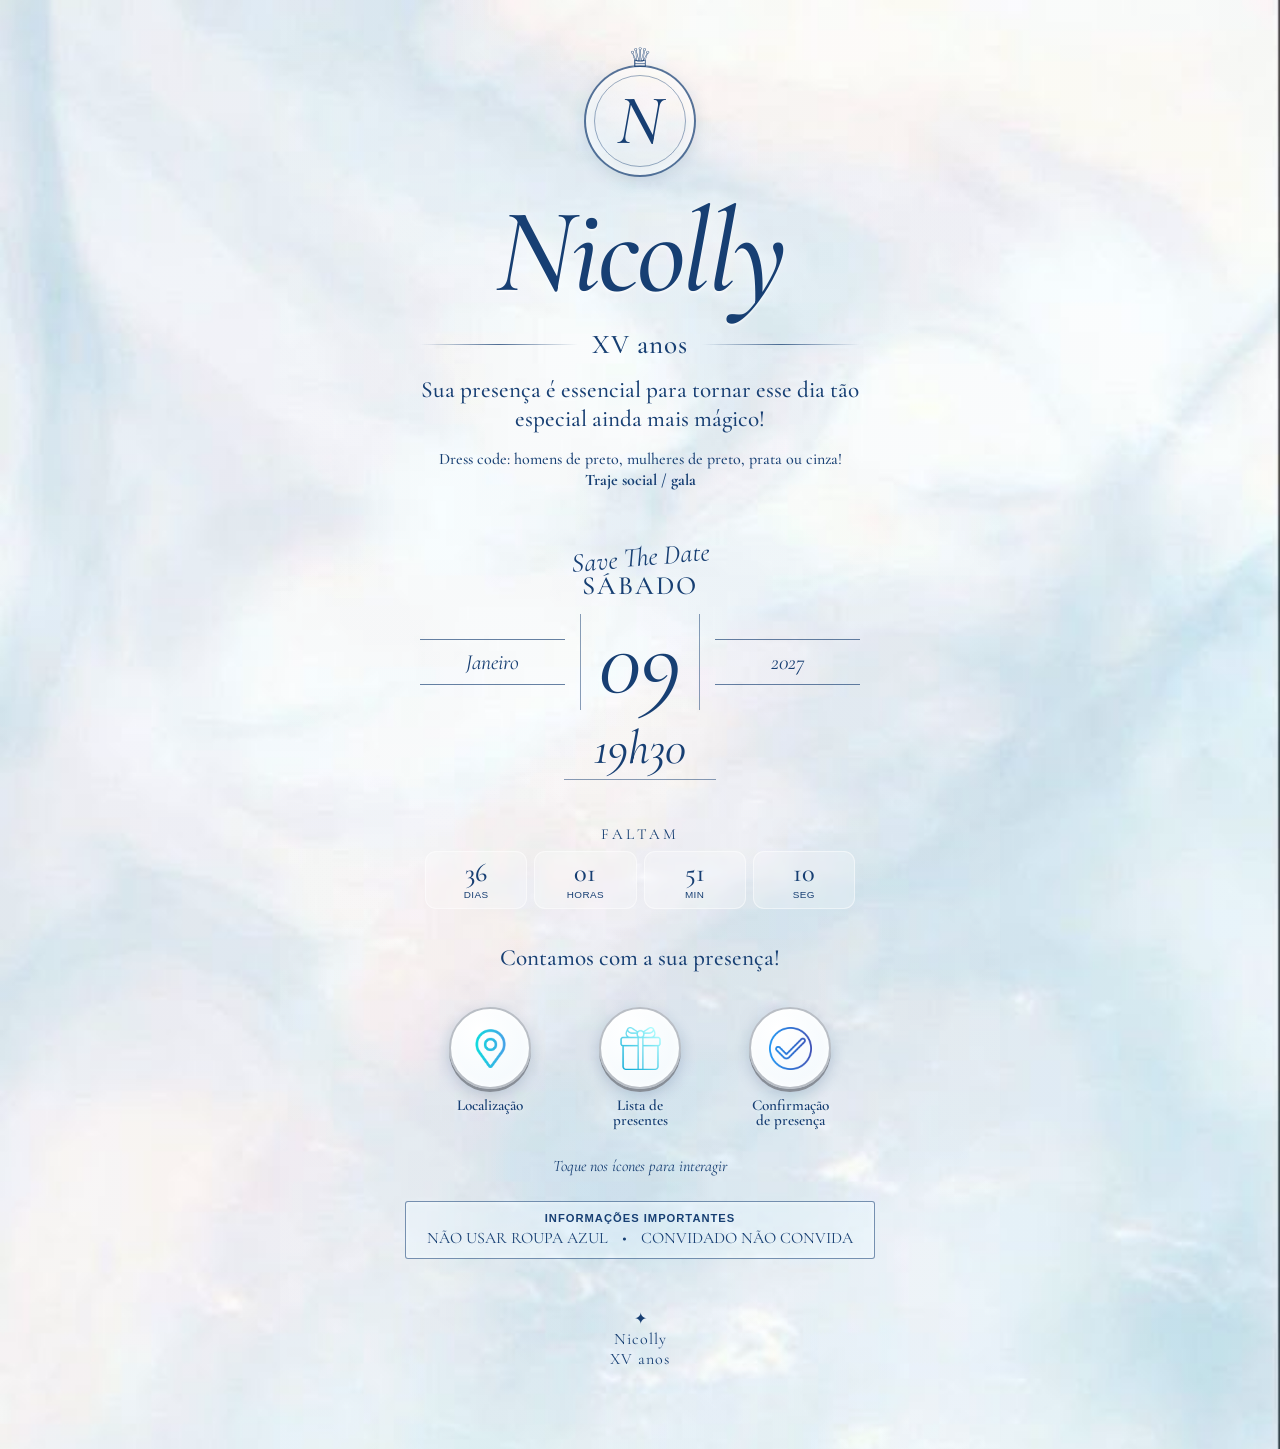
<file: index.html>
<!DOCTYPE html>
<html lang="pt-BR">

<head>
    <meta charset="UTF-8">

    <meta
        name="viewport"
        content="width=device-width, initial-scale=1.0"
    >

    <title>Nicolly | XV Anos</title>

    <meta
        name="description"
        content="Convite para os XV anos da Nicolly"
    >

    <meta
        name="theme-color"
        content="#dcefff"
    >


    <!-- =========================================
         GOOGLE FONTS
         ========================================= -->

    <link
        rel="preconnect"
        href="https://fonts.googleapis.com"
    >

    <link
        rel="preconnect"
        href="https://fonts.gstatic.com"
        crossorigin
    >

    <link
        href="https://fonts.googleapis.com/css2?family=Cormorant+Garamond:ital,wght@0,400;0,500;0,600;1,400;1,500&family=Jost:wght@300;400;500&display=swap"
        rel="stylesheet"
    >


    <!-- =========================================
         CSS
         ========================================= -->

    <link
        rel="stylesheet"
        href="css/style.css"
    >

</head>


<body>


    <!-- =========================================
         CONVITE PRINCIPAL
         ========================================= -->

    <main class="convite">


        <!-- =====================================
             ABERTURA
             ===================================== -->

        <header class="hero">


            <!-- MONOGRAMA -->

            <div
                class="monograma"
                aria-label="Monograma da Nicolly"
            >
                <span>N</span>
            </div>


            <!-- NOME -->

            <h1>
                Nicolly
            </h1>


            <!-- XV ANOS -->

            <div class="titulo-xv">

                <span class="linha"></span>

                <p>
                    XV anos
                </p>

                <span class="linha"></span>

            </div>


            <!-- MENSAGEM -->

            <p class="frase-principal">
                Sua presença é essencial para tornar esse dia
                tão especial ainda mais mágico!
            </p>


            <!-- DRESS CODE -->

            <p class="dress-code">

                Dress code:
                homens de preto, mulheres de preto, prata ou cinza!

                <br>

                <strong>
                    Traje social / gala
                </strong>

            </p>

        </header>



        <!-- =====================================
             SAVE THE DATE
             ===================================== -->

        <section
            class="save-date"
            aria-labelledby="titulo-data"
        >

            <p class="save">
                Save The Date
            </p>


            <h2 id="titulo-data">
                SÁBADO
            </h2>


            <div class="data">


                <!-- MÊS -->

                <div class="data-lateral">
                    <span>
                        Janeiro
                    </span>
                </div>


                <!-- DIA -->

                <div class="numero-dia">
                    09
                </div>


                <!-- ANO -->

                <div class="data-lateral">
                    <span>
                        2027
                    </span>
                </div>

            </div>


            <!-- HORÁRIO -->

            <p class="horario">
                19h30
            </p>

        </section>



        <!-- =====================================
             CONTAGEM REGRESSIVA
             ===================================== -->

        <section
            class="area-contagem"
            aria-label="Contagem regressiva para a festa"
        >

            <p class="texto-contagem">
                Faltam
            </p>


            <div class="contador">


                <!-- DIAS -->

                <div class="contador-item">

                    <span id="dias">
                        00
                    </span>

                    <small>
                        dias
                    </small>

                </div>


                <!-- HORAS -->

                <div class="contador-item">

                    <span id="horas">
                        00
                    </span>

                    <small>
                        horas
                    </small>

                </div>


                <!-- MINUTOS -->

                <div class="contador-item">

                    <span id="minutos">
                        00
                    </span>

                    <small>
                        min
                    </small>

                </div>


                <!-- SEGUNDOS -->

                <div class="contador-item">

                    <span id="segundos">
                        00
                    </span>

                    <small>
                        seg
                    </small>

                </div>

            </div>

        </section>



        <!-- =====================================
             MENSAGEM
             ===================================== -->

        <section class="mensagem">

            <p>
                Contamos com a sua presença!
            </p>

        </section>



        <!-- =====================================
             BOTÕES INTERATIVOS
             ===================================== -->

        <nav
            class="acoes"
            aria-label="Opções do convite"
        >


            <!-- =================================
                 LOCALIZAÇÃO
                 ================================= -->

            <a
                class="acao"
                href="https://www.google.com/maps/search/?api=1&query=Spazio%20Pappagallo%20Festas%20e%20Eventos%2C%20R.%20Enzo%20de%20Almeida%20Passos%2C%20281%2C%20Atibaia%20SP"
                target="_blank"
                rel="noopener noreferrer"
                aria-label="Abrir localização da festa no Google Maps"
            >

                <span class="icone">

                    <img
                        src="assets/imagens/localizacao.png"
                        alt=""
                    >

                </span>

                <span class="texto-acao">
                    Localização
                </span>

            </a>



            <!-- =================================
                 LISTA DE PRESENTES
                 ================================= -->

            <a
                class="acao"
                href="presentes.html"
                aria-label="Abrir lista de presentes"
            >

                <span class="icone">

                    <img
                        src="assets/imagens/presente.png"
                        alt=""
                    >

                </span>

                <span class="texto-acao">
                    Lista de
                    <br>
                    presentes
                </span>

            </a>



            <!-- =================================
                 CONFIRMAÇÃO DE PRESENÇA
                 ================================= -->

            <a
                class="acao"
                href="confirmacao.html"
                aria-label="Confirmar presença na festa"
            >

                <span class="icone">

                    <img
                        src="assets/imagens/presenca.png"
                        alt=""
                    >

                </span>

                <span class="texto-acao">
                    Confirmação
                    <br>
                    de presença
                </span>

            </a>

        </nav>



        <!-- =====================================
             INSTRUÇÃO
             ===================================== -->

        <p class="toque">
            Toque nos ícones para interagir
        </p>



        <!-- =====================================
             INFORMAÇÕES IMPORTANTES
             ===================================== -->

        <section class="informacoes-importantes">

            <h2>
                INFORMAÇÕES IMPORTANTES
            </h2>


            <div class="avisos">

                <span>
                    NÃO USAR ROUPA AZUL
                </span>

                <span
                    class="separador"
                    aria-hidden="true"
                >
                    •
                </span>

                <span>
                    CONVIDADO NÃO CONVIDA
                </span>

            </div>

        </section>



        <!-- =====================================
             RODAPÉ
             ===================================== -->

        <footer class="rodape-convite">

            <div
                class="ornamento"
                aria-hidden="true"
            >
                ✦
            </div>


            <p class="nome-rodape">
                Nicolly
            </p>


            <p>
                XV anos
            </p>

        </footer>


    </main>



    <!-- =========================================
         JAVASCRIPT PRINCIPAL
         ========================================= -->

    <script src="js/script.js"></script>


</body>

</html>
</file>
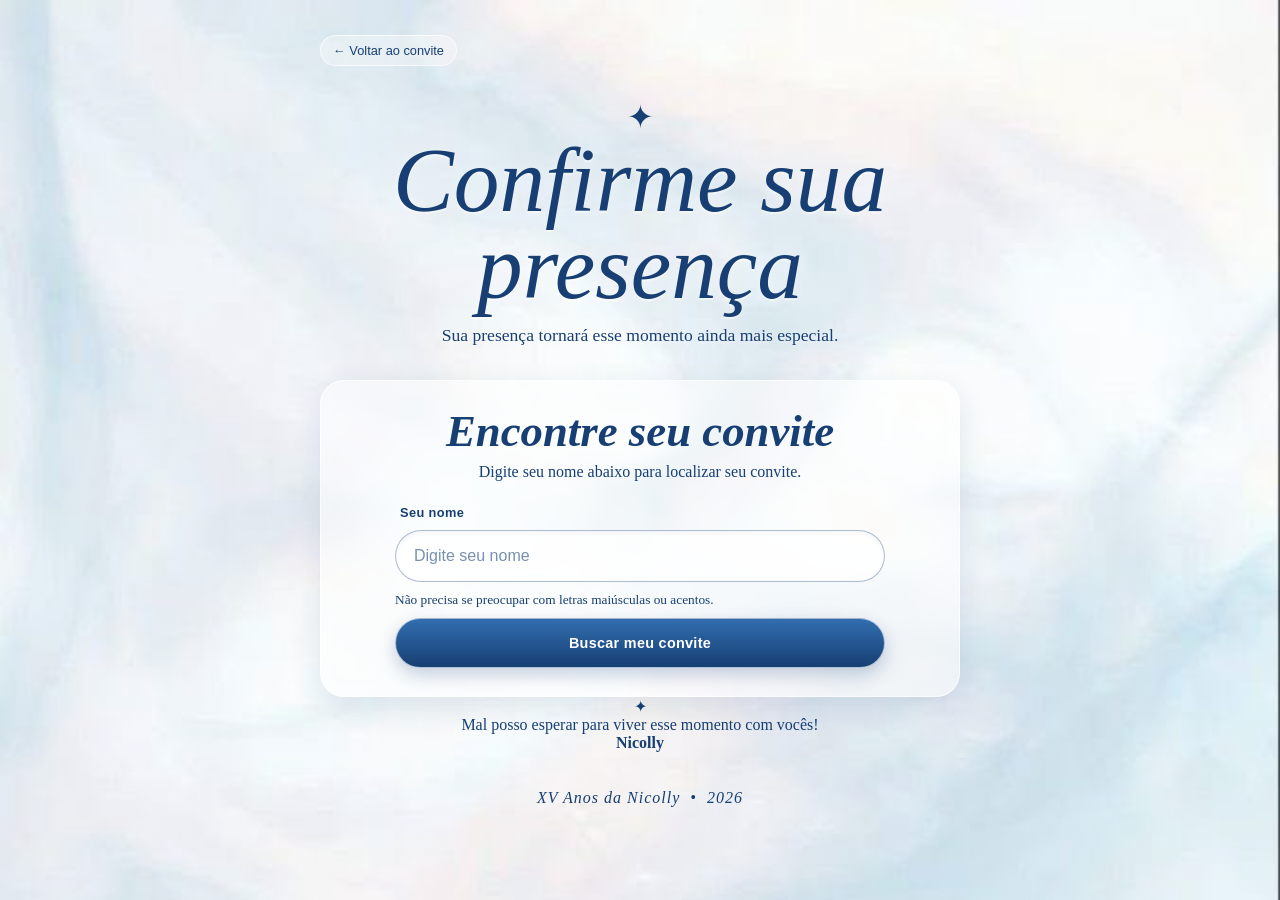
<file: confirmacao.html>
<!DOCTYPE html>
<html lang="pt-BR">

<head>
    <meta charset="UTF-8">

    <meta
        name="viewport"
        content="width=device-width, initial-scale=1.0"
    >

    <meta
        name="description"
        content="Confirmação de presença para a festa de 15 anos da Nicolly."
    >

    <meta
        name="theme-color"
        content="#9dd8f5"
    >

    <title>Confirmação de Presença | XV Anos da Nicolly</title>

    <!-- CSS principal -->
    <link
        rel="stylesheet"
        href="css/style.css"
    >
</head>


<body class="pagina-convidados">

    <!-- =====================================================
         CONTEUDO PRINCIPAL
         ===================================================== -->

    <main class="convidados">


        <!-- =================================================
             BOTAO VOLTAR
             ================================================= -->

        <a
            href="index.html"
            class="voltar"
            aria-label="Voltar para o convite principal"
        >
            ← Voltar ao convite
        </a>


        <!-- =================================================
             CABECALHO
             ================================================= -->

        <header class="cabecalho-convidados">

            <span
                class="estrela"
                aria-hidden="true"
            >
                ✦
            </span>


            <h1>
                Confirme sua presença
            </h1>


            <p>
                Sua presença tornará esse momento
                ainda mais especial.
            </p>

        </header>


        <!-- =================================================
             AREA DE CONFIRMACAO
             ================================================= -->

        <section
            class="confirmacao"
            id="confirmacao"
            aria-labelledby="titulo-confirmacao"
        >

            <h2 id="titulo-confirmacao">
                Encontre seu convite
            </h2>


            <p>
                Digite seu nome abaixo para localizar
                seu convite.
            </p>


            <!-- =============================================
                 BUSCA
                 ============================================= -->

            <div class="campo-pesquisa">

                <label for="nomeConvidado">
                    Seu nome
                </label>


                <input
                    type="text"
                    id="nomeConvidado"
                    name="nomeConvidado"
                    placeholder="Digite seu nome"
                    autocomplete="name"
                    maxlength="80"
                    enterkeyhint="search"
                    aria-describedby="instrucaoBusca"
                >


                <small
                    id="instrucaoBusca"
                    class="instrucao-busca"
                >
                    Não precisa se preocupar com letras
                    maiúsculas ou acentos.
                </small>


                <button
                    type="button"
                    id="btnBuscar"
                >
                    Buscar meu convite
                </button>

            </div>


            <!-- =============================================
                 RESULTADOS

                 O confirmacao.js preenche automaticamente
                 esta área depois da pesquisa.
                 ============================================= -->

            <div
                id="resultadoBusca"
                class="resultado-busca"
                aria-live="polite"
                aria-atomic="false"
                hidden
            ></div>

        </section>


        <!-- =================================================
             MENSAGEM FINAL
             ================================================= -->

        <section
            class="mensagem-confirmacao"
            aria-label="Mensagem da aniversariante"
        >

            <span
                class="estrela"
                aria-hidden="true"
            >
                ✦
            </span>


            <p>
                Mal posso esperar para viver
                esse momento com vocês!
            </p>


            <strong>
                Nicolly
            </strong>

        </section>


        <!-- =================================================
             RODAPE
             ================================================= -->

        <footer class="rodape-convidados">

            <p>
                XV Anos da Nicolly
                <span aria-hidden="true">•</span>
                2026
            </p>

        </footer>

    </main>


    <!-- =====================================================
         JAVASCRIPT DA CONFIRMACAO

         Mantemos no final do body para garantir que o HTML
         já esteja carregado quando o JavaScript for executado.
         ===================================================== -->

    <script src="js/confirmacao.js"></script>

</body>

</html>
</file>
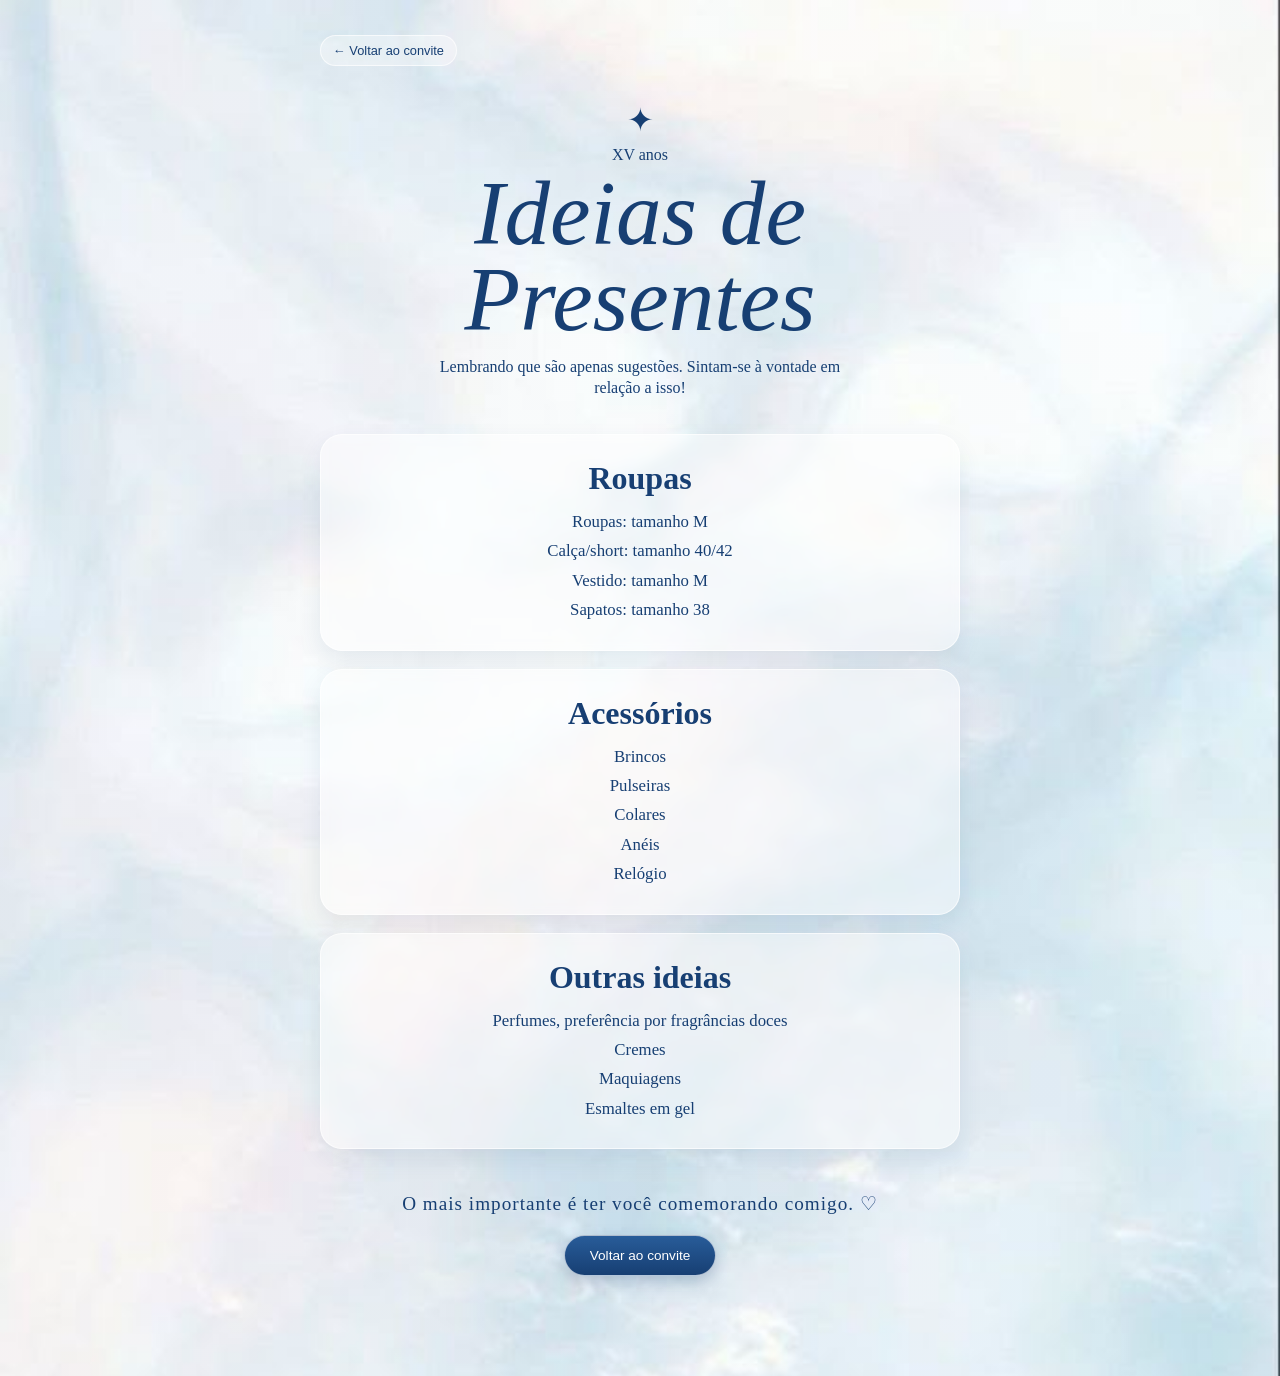
<file: presentes.html>
<!DOCTYPE html>

<html lang="pt-BR">

<head>

    <meta charset="UTF-8">

    <meta
        name="viewport"
        content="width=device-width, initial-scale=1.0"
    >

    <title>Ideias de Presentes | Nicolly XV Anos</title>

    <link
        rel="stylesheet"
        href="css/style.css"
    >

</head>

<body class="pagina-presentes">

    <main class="presentes">

        <a
            href="index.html"
            class="voltar"
        >
            ← Voltar ao convite
        </a>


        <header class="cabecalho-presentes">

            <span class="estrela">✦</span>

            <p>XV anos</p>

            <h1>
                Ideias de Presentes
            </h1>

            <p>
                Lembrando que são apenas sugestões.
                Sintam-se à vontade em relação a isso!
            </p>

        </header>


        <!-- ROUPAS -->

        <section class="categoria-presente">

            <h2>Roupas</h2>

            <ul>

                <li>
                    Roupas: tamanho M
                </li>

                <li>
                    Calça/short: tamanho 40/42
                </li>

                <li>
                    Vestido: tamanho M
                </li>

                <li>
                    Sapatos: tamanho 38
                </li>

            </ul>

        </section>


        <!-- ACESSÓRIOS -->

        <section class="categoria-presente">

            <h2>Acessórios</h2>

            <ul>

                <li>Brincos</li>
                <li>Pulseiras</li>
                <li>Colares</li>
                <li>Anéis</li>
                <li>Relógio</li>

            </ul>

        </section>


        <!-- OUTROS -->

        <section class="categoria-presente">

            <h2>Outras ideias</h2>

            <ul>

                <li>
                    Perfumes, preferência por fragrâncias doces
                </li>

                <li>Cremes</li>

                <li>
                    Maquiagens
                </li>

                <li>
                    Esmaltes em gel
                </li>

            </ul>

        </section>


        <footer class="rodape-presentes">

            <p>
                O mais importante é ter você
                comemorando comigo. ♡
            </p>

            <a
                href="index.html"
                class="botao"
            >
                Voltar ao convite
            </a>

        </footer>

    </main>

</body>

</html>
</file>
<file: css/style.css>
/* =========================================================
   NICOLLY - XV ANOS
   CSS PRINCIPAL
   ========================================================= */


/* =========================================================
   1. VARIAVEIS
   ========================================================= */

:root {
    --azul-escuro: #173f73;
    --azul-medio: #2f67a7;
    --azul-claro: #bfe7fb;

    --branco: #ffffff;

    --prata-claro: #eeeeee;
    --prata: #b9bec5;
    --prata-escuro: #878d96;

    --fonte-elegante:
        "Cormorant Garamond",
        Georgia,
        "Times New Roman",
        serif;

    --fonte-normal:
        Arial,
        Helvetica,
        sans-serif;
}


/* =========================================================
   2. RESET
   ========================================================= */

* {
    margin: 0;
    padding: 0;
    box-sizing: border-box;
}

html {
    scroll-behavior: smooth;
}

body {
    min-height: 100vh;

    color: var(--azul-escuro);

    font-family: var(--fonte-elegante);

    text-align: center;

    overflow-x: hidden;

    background-color: #9dd8f5;

    background-image:
        linear-gradient(
            rgba(218, 242, 255, 0.08),
            rgba(218, 242, 255, 0.08)
        ),
        url("../assets/imagens/fundo1.jpeg");

    background-position: center top;

    background-repeat: no-repeat;

    /*
       Mantém a proporção da imagem vertical
       e encaixa a largura na tela.
    */
    background-size: 100% auto;

    /*
       IMPORTANTE:
       agora a imagem acompanha a rolagem.
    */
    background-attachment: scroll;
}

a {
    color: inherit;
}

img {
    max-width: 100%;
}


/* =========================================================
   3. CONVITE
   ========================================================= */

.convite {
    width: 100%;

    max-width: 720px;

    min-height: 100vh;

    margin: 0 auto;

    padding: 40px 24px 50px;

    position: relative;

    background: transparent;
}


/* Camada suave para melhorar a leitura */

.convite::before {
    content: "";

    position: absolute;

    inset: 0;

    pointer-events: none;

    z-index: -1;

    background:
        linear-gradient(
            180deg,
            rgba(255, 255, 255, 0.04),
            rgba(255, 255, 255, 0.10)
        );
}


/* =========================================================
   4. HERO / CABECALHO
   ========================================================= */

.hero {
    width: 100%;

    display: flex;

    flex-direction: column;

    justify-content: center;

    align-items: center;

    padding: 25px 10px 15px;

    background: transparent;
}


/* =========================================================
   5. MONOGRAMA
   ========================================================= */

.monograma {
    width: 112px;
    height: 112px;

    display: flex;

    justify-content: center;

    align-items: center;

    margin-bottom: 13px;

    border: 2px solid rgba(23, 63, 115, 0.72);

    border-radius: 50%;

    position: relative;

    background:
        radial-gradient(
            circle,
            rgba(255, 255, 255, 0.48),
            rgba(255, 255, 255, 0.10)
        );

    box-shadow:
        inset 0 0 15px rgba(255, 255, 255, 0.7),
        0 4px 18px rgba(23, 63, 115, 0.12);
}


/* Circulo interno */

.monograma::before {
    content: "";

    position: absolute;

    inset: 8px;

    border: 1px solid rgba(23, 63, 115, 0.42);

    border-radius: 50%;
}


/* Coroa */

.monograma::after {
    content: "♕";

    position: absolute;

    top: -25px;

    left: 50%;

    transform: translateX(-50%);

    color: var(--azul-escuro);

    font-size: 27px;

    text-shadow:
        0 1px 4px rgba(255, 255, 255, 0.8);
}


.monograma span {
    position: relative;

    z-index: 2;

    font-family: var(--fonte-elegante);

    font-style: italic;

    font-size: 4.4rem;

    font-weight: 500;

    line-height: 1;

    color: var(--azul-escuro);
}


/* =========================================================
   6. NOME NICOLLY
   ========================================================= */

.hero h1 {
    margin-top: 8px;

    color: var(--azul-escuro);

    font-family: var(--fonte-elegante);

    font-size: clamp(4.2rem, 16vw, 7.5rem);

    font-style: italic;

    font-weight: 500;

    line-height: 0.9;

    letter-spacing: -3px;

    text-shadow:
        0 2px 2px rgba(255, 255, 255, 0.6),
        0 0 15px rgba(255, 255, 255, 0.35);
}


/* =========================================================
   7. XV ANOS
   ========================================================= */

.titulo-xv {
    width: 100%;

    max-width: 440px;

    display: flex;

    align-items: center;

    justify-content: center;

    gap: 14px;

    margin-top: 22px;
}


.titulo-xv span {
    height: 1px;

    flex: 1;

    background:
        linear-gradient(
            90deg,
            transparent,
            rgba(23, 63, 115, 0.75),
            transparent
        );
}


.titulo-xv p {
    white-space: nowrap;

    font-size: 1.7rem;

    font-weight: 500;

    letter-spacing: 1px;
}


/* =========================================================
   8. FRASE PRINCIPAL
   ========================================================= */

.frase-principal {
    width: 100%;

    max-width: 510px;

    margin: 15px auto 8px;

    font-size: clamp(1.15rem, 4vw, 1.45rem);

    font-weight: 500;

    line-height: 1.25;

    text-shadow:
        0 1px 5px rgba(255, 255, 255, 0.8);
}


/* =========================================================
   9. DRESS CODE
   ========================================================= */

.dress-code {
    max-width: 500px;

    margin: 7px auto 0;

    font-size: 1rem;

    line-height: 1.3;

    font-weight: 500;
}


/* =========================================================
   10. SAVE THE DATE
   ========================================================= */

.save-date {
    padding: 35px 10px 20px;

    background: transparent;
}


.save {
    font-size: 1.7rem;

    font-style: italic;

    transform: rotate(-5deg);

    margin-bottom: -4px;
}


.save-date h2 {
    margin: 0;

    font-size: 1.65rem;

    font-weight: 500;

    letter-spacing: 2px;
}


/* =========================================================
   11. DATA
   ========================================================= */

.data {
    width: 100%;

    max-width: 440px;

    margin: 12px auto 0;

    display: grid;

    grid-template-columns: 1fr auto 1fr;

    align-items: center;

    gap: 15px;
}


.data-lateral {
    padding: 9px 5px;

    border-top:
        1px solid rgba(23, 63, 115, 0.65);

    border-bottom:
        1px solid rgba(23, 63, 115, 0.65);

    font-size: 1.35rem;

    font-style: italic;
}


.numero-dia {
    padding: 0 18px;

    border-left:
        1px solid rgba(23, 63, 115, 0.5);

    border-right:
        1px solid rgba(23, 63, 115, 0.5);

    font-size: clamp(4rem, 16vw, 6rem);

    font-style: italic;

    line-height: 1;
}


/* =========================================================
   12. HORARIO
   ========================================================= */

.horario {
    display: inline-block;

    margin-top: 12px;

    padding: 2px 30px 7px;

    border-bottom:
        1px solid rgba(23, 63, 115, 0.5);

    font-size: 3rem;

    font-style: italic;

    line-height: 1;
}


/* =========================================================
   13. CONTAGEM REGRESSIVA
   ========================================================= */

.area-contagem {
    padding: 25px 10px 15px;

    background: transparent;
}


.texto-contagem {
    margin-bottom: 8px;

    font-size: 0.95rem;

    text-transform: uppercase;

    letter-spacing: 3px;
}


.contador {
    width: 100%;

    max-width: 430px;

    margin: 0 auto;

    display: grid;

    grid-template-columns: repeat(4, 1fr);

    gap: 7px;
}


.contador div {
    min-width: 0;

    padding: 8px 3px;

    background: rgba(255, 255, 255, 0.24);

    border:
        1px solid rgba(255, 255, 255, 0.48);

    border-radius: 11px;

    backdrop-filter: blur(3px);

    -webkit-backdrop-filter: blur(3px);
}


.contador span {
    display: block;

    font-size: 1.65rem;

    font-weight: 500;

    line-height: 1;
}


.contador small {
    display: block;

    margin-top: 3px;

    font-family: var(--fonte-normal);

    font-size: 0.62rem;

    text-transform: uppercase;

    letter-spacing: 0.4px;
}


/* =========================================================
   14. MENSAGEM
   ========================================================= */

.mensagem {
    padding: 20px 15px 15px;

    background: transparent;
}


.mensagem p {
    font-size: 1.45rem;

    font-weight: 500;
}


/* =========================================================
   15. TRES BOTOES
   ========================================================= */

.acoes {
    width: 100%;

    max-width: 430px;

    margin: 10px auto 0;

    padding: 10px 5px;

    display: flex;

    align-items: flex-start;

    justify-content: space-between;

    gap: 12px;

    background: transparent;
}


.acao {
    width: 120px;

    display: flex;

    flex-direction: column;

    justify-content: flex-start;

    align-items: center;

    gap: 9px;

    text-decoration: none;

    color: var(--azul-escuro);

    transition: transform 0.25s ease;
}


/* =========================================================
   16. CIRCULOS DOS ICONES
   ========================================================= */

.acao .icone {
    width: 82px !important;
    height: 82px !important;

    min-width: 82px;
    min-height: 82px;

    max-width: 82px;
    max-height: 82px;

    flex: 0 0 82px;

    display: flex;

    align-items: center;

    justify-content: center;

    overflow: hidden;

    border-radius: 50%;

    background:
        radial-gradient(
            circle at 35% 25%,
            rgba(255, 255, 255, 1),
            rgba(242, 249, 253, 0.96)
        );

    border:
        2px solid var(--prata);

    box-shadow:
        inset 0 0 12px rgba(255, 255, 255, 0.95),
        0 3px 0 var(--prata-escuro),
        0 6px 15px rgba(23, 63, 115, 0.22);

    transition:
        transform 0.25s ease,
        box-shadow 0.25s ease;
}


/* PNG dentro do circulo */

.acao .icone img {
    display: block !important;

    width: 43px !important;
    height: 43px !important;

    min-width: 0 !important;
    min-height: 0 !important;

    max-width: 43px !important;
    max-height: 43px !important;

    object-fit: contain !important;

    margin: 0 !important;

    padding: 0 !important;
}


/* =========================================================
   17. TEXTO DOS BOTOES
   ========================================================= */

.texto-acao {
    width: 100%;

    min-height: 35px;

    display: block;

    text-align: center;

    font-size: 0.95rem;

    font-weight: 600;

    line-height: 1;

    color: var(--azul-escuro);

    text-shadow:
        0 1px 4px rgba(255, 255, 255, 0.7);
}


/* =========================================================
   18. EFEITOS DOS BOTOES
   ========================================================= */

.acao:hover {
    transform: translateY(-3px);
}


.acao:hover .icone {
    transform: scale(1.04);

    box-shadow:
        inset 0 0 12px rgba(255, 255, 255, 0.95),
        0 4px 0 var(--prata-escuro),
        0 10px 20px rgba(23, 63, 115, 0.26);
}


.acao:active {
    transform: scale(0.96);
}


.acao:focus-visible {
    outline:
        2px solid var(--azul-escuro);

    outline-offset: 5px;

    border-radius: 10px;
}


/* =========================================================
   19. TEXTO "TOQUE NOS ICONES"
   ========================================================= */

.toque {
    margin: 13px auto 25px;

    font-size: 1rem;

    font-style: italic;
}


/* =========================================================
   20. INFORMACOES IMPORTANTES
   ========================================================= */

.informacoes-importantes {
    width: 100%;

    max-width: 470px;

    margin: 10px auto 35px;

    padding: 10px 15px;

    background:
        rgba(235, 247, 255, 0.42);

    border:
        1px solid rgba(23, 63, 115, 0.55);

    border-radius: 3px;

    box-shadow:
        inset 0 0 5px rgba(255, 255, 255, 0.55);
}


.informacoes-importantes h2 {
    margin-bottom: 4px;

    font-family: var(--fonte-normal);

    font-size: 0.7rem;

    letter-spacing: 1px;
}


.informacoes-importantes p {
    font-family: var(--fonte-normal);

    font-size: 0.7rem;

    font-weight: 700;
}


.informacoes-importantes span {
    margin: 0 5px;
}


/* =========================================================
   21. RODAPE
   ========================================================= */

footer {
    padding: 15px 10px 30px;

    color: var(--azul-escuro);

    background: transparent;
}


.carruagem {
    margin-bottom: 8px;

    font-size: 2rem;

    letter-spacing: 7px;
}


footer p {
    font-size: 1rem;

    letter-spacing: 1px;
}


footer p span {
    margin: 0 5px;
}


/* =========================================================
   22. PAGINA DE PRESENTES
   ========================================================= */

.pagina-presentes {
    min-height: 100vh;

    color: var(--azul-escuro);

    background-color: #9dd8f5;

    background-image:
        linear-gradient(
            rgba(225, 245, 255, 0.10),
            rgba(225, 245, 255, 0.10)
        ),
        url("../assets/imagens/fundo1.jpeg");

    background-position: center top;

    background-size: 100% auto;

    background-repeat: no-repeat;

    background-attachment: scroll;
}


.presentes {
    width: min(680px, 100%);

    min-height: 100vh;

    margin: 0 auto;

    padding: 35px 20px 70px;
}


/* Voltar */

.voltar {
    width: fit-content;

    display: block;

    padding: 7px 12px;

    margin-bottom: 35px;

    color: var(--azul-escuro);

    background:
        rgba(255, 255, 255, 0.35);

    border:
        1px solid rgba(255, 255, 255, 0.65);

    border-radius: 30px;

    text-decoration: none;

    font-family: var(--fonte-normal);

    font-size: 0.8rem;
}


/* Cabecalho presentes */

.cabecalho-presentes {
    margin-bottom: 35px;
}


.cabecalho-presentes .estrela {
    display: block;

    margin-bottom: 5px;

    font-size: 2rem;
}


.cabecalho-presentes h1 {
    margin: 5px 0 12px;

    font-family: var(--fonte-elegante);

    font-size: clamp(3.2rem, 12vw, 5.7rem);

    font-style: italic;

    font-weight: 500;

    line-height: 0.95;
}


.cabecalho-presentes p {
    max-width: 450px;

    margin: 0 auto;

    line-height: 1.35;
}


/* =========================================================
   23. CARTOES DE PRESENTES
   ========================================================= */

.categoria-presente {
    width: 100%;

    margin-bottom: 18px;

    padding: 25px;

    background:
        rgba(255, 255, 255, 0.48);

    border:
        1px solid rgba(255, 255, 255, 0.65);

    border-radius: 22px;

    box-shadow:
        0 10px 25px rgba(23, 63, 115, 0.09);

    backdrop-filter: blur(5px);

    -webkit-backdrop-filter: blur(5px);
}


.categoria-presente h2 {
    margin-bottom: 10px;

    font-family: var(--fonte-elegante);

    font-size: 2rem;

    font-weight: 600;
}


.categoria-presente ul {
    list-style: none;

    line-height: 1.75;
}


.categoria-presente li {
    font-size: 1.05rem;
}


/* =========================================================
   24. RODAPE PAGINA PRESENTES
   ========================================================= */

.rodape-presentes {
    padding-top: 25px;

    background: transparent;

    color: var(--azul-escuro);
}


.rodape-presentes p {
    margin-bottom: 20px;

    font-size: 1.2rem;
}


/* =========================================================
   25. BOTAO GENERICO
   ========================================================= */

.botao {
    display: inline-block;

    padding: 12px 25px;

    color: white;

    background:
        linear-gradient(
            180deg,
            #285c99,
            #173f73
        );

    border:
        1px solid rgba(255, 255, 255, 0.65);

    border-radius: 40px;

    text-decoration: none;

    font-family: var(--fonte-normal);

    font-size: 0.85rem;

    box-shadow:
        0 6px 16px rgba(23, 63, 115, 0.25);

    transition:
        transform 0.2s ease;
}


.botao:hover {
    transform: translateY(-2px);
}


/* =========================================================
   26. TABLET / CELULAR
   ========================================================= */

@media (max-width: 600px) {

    body,
    .pagina-presentes {

        /*
           O fundo continua acompanhando
           toda a rolagem no celular.
        */

        background-attachment: scroll;

        background-position: center top;

        background-size: 100% auto;
    }


    .convite {
        padding: 35px 15px 40px;
    }


    .hero {
        padding-top: 28px;
    }


    .monograma {
        width: 93px;

        height: 93px;
    }


    .monograma span {
        font-size: 3.7rem;
    }


    .monograma::after {
        top: -22px;

        font-size: 23px;
    }


    .hero h1 {
        font-size:
            clamp(
                4rem,
                21vw,
                6rem
            );
    }


    .titulo-xv {
        width: 92%;

        margin-top: 18px;
    }


    .titulo-xv p {
        font-size: 1.4rem;
    }


    .frase-principal {
        padding: 0 7px;

        font-size: 1.15rem;
    }


    .dress-code {
        padding: 0 8px;

        font-size: 0.87rem;
    }


    .save-date {
        padding-top: 30px;
    }


    .save {
        font-size: 1.45rem;
    }


    .save-date h2 {
        font-size: 1.4rem;
    }


    .data {
        gap: 8px;
    }


    .data-lateral {
        font-size: 1.05rem;
    }


    .numero-dia {
        padding: 0 10px;

        font-size: 4.5rem;
    }


    .horario {
        font-size: 2.55rem;
    }


    .area-contagem {
        padding-top: 20px;
    }


    .contador {
        max-width: 350px;

        gap: 5px;
    }


    .contador div {
        padding: 7px 2px;
    }


    .contador span {
        font-size: 1.4rem;
    }


    /* Tres icones */

    .acoes {
        max-width: 340px;

        gap: 6px;

        padding-left: 0;

        padding-right: 0;
    }


    .acao {
        width: 105px;

        gap: 8px;
    }


    .acao .icone {
        width: 70px !important;
        height: 70px !important;

        min-width: 70px;
        min-height: 70px;

        max-width: 70px;
        max-height: 70px;

        flex-basis: 70px;
    }


    .acao .icone img {
        width: 36px !important;
        height: 36px !important;

        max-width: 36px !important;
        max-height: 36px !important;
    }


    .texto-acao {
        font-size: 0.8rem;
    }


    .informacoes-importantes {
        width: 94%;
    }
}


/* =========================================================
   27. CELULARES PEQUENOS
   ========================================================= */

@media (max-width: 380px) {

    .convite {
        padding-left: 10px;

        padding-right: 10px;
    }


    .acoes {
        gap: 2px;
    }


    .acao {
        width: 98px;
    }


    .acao .icone {
        width: 64px !important;
        height: 64px !important;

        min-width: 64px;
        min-height: 64px;

        max-width: 64px;
        max-height: 64px;

        flex-basis: 64px;
    }


    .acao .icone img {
        width: 32px !important;
        height: 32px !important;

        max-width: 32px !important;
        max-height: 32px !important;
    }


    .texto-acao {
        font-size: 0.74rem;
    }


    .contador span {
        font-size: 1.2rem;
    }
}


/* =========================================================
   28. ACESSIBILIDADE
   ========================================================= */

@media (prefers-reduced-motion: reduce) {

    * {
        scroll-behavior: auto !important;

        transition: none !important;
    }
}

/* =========================================================
   26. PAGINA DE CONVIDADOS
   ========================================================= */

.pagina-convidados {
    min-height: 100vh;

    color: var(--azul-escuro);

    background-color: #9dd8f5;

    /*
       Mesma imagem utilizada na página de presentes.
    */
    background-image:
        linear-gradient(
            rgba(225, 245, 255, 0.1),
            rgba(225, 245, 255, 0.1)
        ),
        url("../assets/imagens/fundo1.jpeg");

    background-position: center top;
    background-size: 100% auto;
    background-repeat: no-repeat;
    background-attachment: scroll;
}


/* Conteúdo principal */

.convidados {
    width: min(680px, 100%);
    min-height: 100vh;

    margin: 0 auto;
    padding: 35px 20px 70px;

    position: relative;
}


/* =========================================================
   27. CABECALHO DA PAGINA DE CONVIDADOS
   ========================================================= */

.cabecalho-convidados {
    width: 100%;
    margin-bottom: 32px;
    text-align: center;
}


.cabecalho-convidados .estrela {
    display: block;

    margin-bottom: 5px;

    font-size: 2rem;
    line-height: 1;
}


.cabecalho-convidados h1 {
    margin: 5px 0 12px;

    color: var(--azul-escuro);

    font-family: var(--fonte-elegante);
    font-size: clamp(3.2rem, 12vw, 5.7rem);
    font-style: italic;
    font-weight: 500;
    line-height: 0.95;

    text-shadow:
        0 2px 2px rgba(255, 255, 255, 0.55),
        0 0 15px rgba(255, 255, 255, 0.35);
}


.cabecalho-convidados p {
    max-width: 480px;

    margin: 0 auto;

    font-size: 1.1rem;
    font-weight: 500;
    line-height: 1.4;

    text-shadow:
        0 1px 5px rgba(255, 255, 255, 0.75);
}


/* =========================================================
   28. AREA DE CONFIRMACAO
   ========================================================= */

.confirmacao {
    width: 100%;

    margin: 0 auto;
    padding: 28px 25px;

    background:
        rgba(255, 255, 255, 0.5);

    border:
        1px solid rgba(255, 255, 255, 0.72);

    border-radius: 24px;

    box-shadow:
        0 12px 30px rgba(23, 63, 115, 0.12);

    backdrop-filter: blur(7px);
    -webkit-backdrop-filter: blur(7px);
}


.confirmacao h2 {
    margin-bottom: 7px;

    font-family: var(--fonte-elegante);
    font-size: clamp(2rem, 8vw, 2.8rem);
    font-style: italic;
    font-weight: 600;
    line-height: 1;
}


.confirmacao > p {
    max-width: 440px;

    margin: 0 auto 22px;

    font-size: 1rem;
    line-height: 1.4;
}


/* =========================================================
   29. CAMPO DE PESQUISA
   ========================================================= */

.campo-pesquisa {
    width: 100%;
    max-width: 490px;

    margin: 0 auto;

    display: flex;
    flex-direction: column;
    align-items: stretch;
    gap: 10px;

    text-align: left;
}


.campo-pesquisa label {
    padding-left: 5px;

    font-family: var(--fonte-normal);
    font-size: 0.8rem;
    font-weight: 700;
    letter-spacing: 0.4px;
}


.campo-pesquisa input {
    width: 100%;
    min-height: 52px;

    padding: 13px 18px;

    color: var(--azul-escuro);

    background:
        rgba(255, 255, 255, 0.8);

    border:
        1px solid rgba(23, 63, 115, 0.35);

    border-radius: 30px;

    outline: none;

    font-family: var(--fonte-normal);
    font-size: 1rem;

    box-shadow:
        inset 0 2px 5px rgba(23, 63, 115, 0.05);

    transition:
        border-color 0.2s ease,
        box-shadow 0.2s ease,
        background-color 0.2s ease;
}


.campo-pesquisa input::placeholder {
    color: rgba(23, 63, 115, 0.58);
}


.campo-pesquisa input:focus {
    background:
        rgba(255, 255, 255, 0.96);

    border-color: var(--azul-medio);

    box-shadow:
        0 0 0 4px rgba(47, 103, 167, 0.14);
}


/* =========================================================
   30. BOTOES DA BUSCA
   ========================================================= */

#btnBuscar,
.btn-confirmar,
.btn-voltar,
.opcao-convite {
    border: none;
    cursor: pointer;

    font-family: var(--fonte-normal);

    transition:
        transform 0.2s ease,
        box-shadow 0.2s ease,
        background-color 0.2s ease;
}


#btnBuscar,
.btn-confirmar {
    width: 100%;
    min-height: 50px;

    padding: 12px 24px;

    color: var(--branco);

    background:
        linear-gradient(
            180deg,
            #326eb0,
            #173f73
        );

    border:
        1px solid rgba(255, 255, 255, 0.6);

    border-radius: 30px;

    font-size: 0.9rem;
    font-weight: 700;
    letter-spacing: 0.3px;

    box-shadow:
        0 7px 18px rgba(23, 63, 115, 0.24);
}


#btnBuscar:hover,
.btn-confirmar:hover {
    transform: translateY(-2px);

    box-shadow:
        0 10px 22px rgba(23, 63, 115, 0.3);
}


#btnBuscar:active,
.btn-confirmar:active,
.btn-voltar:active,
.opcao-convite:active {
    transform: scale(0.98);
}


#btnBuscar:focus-visible,
.btn-confirmar:focus-visible,
.btn-voltar:focus-visible,
.opcao-convite:focus-visible {
    outline:
        3px solid rgba(23, 63, 115, 0.4);

    outline-offset: 3px;
}


/* =========================================================
   31. RESULTADO DA BUSCA
   ========================================================= */

.resultado-busca {
    width: 100%;
    max-width: 500px;

    margin: 25px auto 0;
}


.resultado-busca[hidden] {
    display: none;
}


.convite-encontrado,
.multiplos-resultados,
.mensagem-aviso,
.mensagem-erro,
.confirmacao-sucesso {
    width: 100%;

    padding: 24px 20px;

    background:
        rgba(255, 255, 255, 0.62);

    border:
        1px solid rgba(255, 255, 255, 0.78);

    border-radius: 20px;

    box-shadow:
        0 9px 22px rgba(23, 63, 115, 0.1);

    animation:
        aparecerResultado 0.35s ease;
}


@keyframes aparecerResultado {
    from {
        opacity: 0;
        transform: translateY(8px);
    }

    to {
        opacity: 1;
        transform: translateY(0);
    }
}


.resultado-busca h3 {
    margin-bottom: 9px;

    font-family: var(--fonte-elegante);
    font-size: 1.9rem;
    font-style: italic;
    font-weight: 600;
    line-height: 1.1;
}


.resultado-busca p {
    line-height: 1.4;
}


/* =========================================================
   32. CONVITE ENCONTRADO
   ========================================================= */

.nomes-convite {
    margin: 8px 0;

    font-size: 1.18rem;
    font-weight: 600;
}


.quantidade-convidados {
    display: inline-block;

    margin: 4px 0 20px;
    padding: 5px 12px;

    color: var(--azul-escuro);

    background:
        rgba(191, 231, 251, 0.6);

    border:
        1px solid rgba(23, 63, 115, 0.18);

    border-radius: 20px;

    font-family: var(--fonte-normal);
    font-size: 0.75rem;
    font-weight: 700;
    text-transform: uppercase;
    letter-spacing: 0.5px;
}


/* =========================================================
   33. SELECAO DOS CONVIDADOS
   ========================================================= */

.selecao-presenca {
    margin: 5px 0 20px;
    padding-top: 18px;

    border-top:
        1px solid rgba(23, 63, 115, 0.18);

    text-align: left;
}


.selecao-presenca h4 {
    margin-bottom: 4px;

    color: var(--azul-escuro);

    font-family: var(--fonte-elegante);
    font-size: 1.45rem;
    font-weight: 600;
}


.selecao-presenca > p {
    margin-bottom: 13px;

    font-family: var(--fonte-normal);
    font-size: 0.8rem;
}


.lista-presenca {
    display: flex;
    flex-direction: column;
    gap: 9px;
}


.membro-convidado {
    width: 100%;
    min-height: 48px;

    padding: 10px 13px;

    display: flex;
    align-items: center;
    gap: 11px;

    background:
        rgba(255, 255, 255, 0.55);

    border:
        1px solid rgba(23, 63, 115, 0.16);

    border-radius: 13px;

    cursor: pointer;

    font-family: var(--fonte-normal);
    font-size: 0.95rem;

    transition:
        background-color 0.2s ease,
        border-color 0.2s ease,
        transform 0.2s ease;
}


.membro-convidado:hover {
    transform: translateX(2px);

    background:
        rgba(255, 255, 255, 0.85);

    border-color:
        rgba(23, 63, 115, 0.3);
}


.membro-convidado input {
    width: 20px;
    height: 20px;

    flex: 0 0 20px;

    cursor: pointer;

    accent-color: var(--azul-escuro);
}


.membro-convidado span {
    font-weight: 600;
}


/* =========================================================
   34. BOTOES DE CONFIRMACAO
   ========================================================= */

.btn-confirmar {
    margin-top: 3px;
}


.btn-voltar {
    width: 100%;

    margin-top: 10px;
    padding: 11px 20px;

    color: var(--azul-escuro);

    background:
        rgba(255, 255, 255, 0.52);

    border:
        1px solid rgba(23, 63, 115, 0.25);

    border-radius: 30px;

    font-size: 0.82rem;
    font-weight: 700;
}


.btn-voltar:hover {
    transform: translateY(-1px);

    background:
        rgba(255, 255, 255, 0.82);
}


/* =========================================================
   35. NOMES REPETIDOS E OPCOES
   ========================================================= */

.lista-opcoes {
    margin-top: 17px;

    display: flex;
    flex-direction: column;
    gap: 10px;
}


.opcao-convite {
    width: 100%;

    padding: 14px 16px;

    display: flex;
    flex-direction: column;
    align-items: flex-start;
    gap: 4px;

    color: var(--azul-escuro);

    background:
        rgba(255, 255, 255, 0.68);

    border:
        1px solid rgba(23, 63, 115, 0.2);

    border-radius: 14px;

    text-align: left;

    box-shadow:
        0 4px 12px rgba(23, 63, 115, 0.06);
}


.opcao-convite:hover {
    transform: translateY(-2px);

    background:
        rgba(255, 255, 255, 0.92);

    border-color:
        rgba(23, 63, 115, 0.4);
}


.opcao-convite strong {
    font-size: 0.95rem;
    line-height: 1.3;
}


.opcao-convite span {
    color: var(--azul-medio);

    font-size: 0.72rem;
    font-weight: 700;
    text-transform: uppercase;
    letter-spacing: 0.5px;
}


/* =========================================================
   36. MENSAGENS
   ========================================================= */

.mensagem-aviso {
    border-color:
        rgba(47, 103, 167, 0.3);
}


.mensagem-erro {
    background:
        rgba(255, 255, 255, 0.68);

    border-color:
        rgba(135, 141, 150, 0.35);
}


.confirmacao-sucesso {
    background:
        rgba(237, 250, 255, 0.78);

    border-color:
        rgba(47, 103, 167, 0.35);
}


.confirmacao-sucesso h3 {
    color: var(--azul-escuro);
}


.confirmacao-sucesso p + p {
    margin-top: 10px;
}


/* =========================================================
   37. RODAPE DA PAGINA DE CONVIDADOS
   ========================================================= */

.rodape-convidados {
    padding: 35px 10px 10px;

    color: var(--azul-escuro);

    background: transparent;
}


.rodape-convidados p {
    font-size: 1rem;
    font-style: italic;
    line-height: 1.4;
}
</file>
